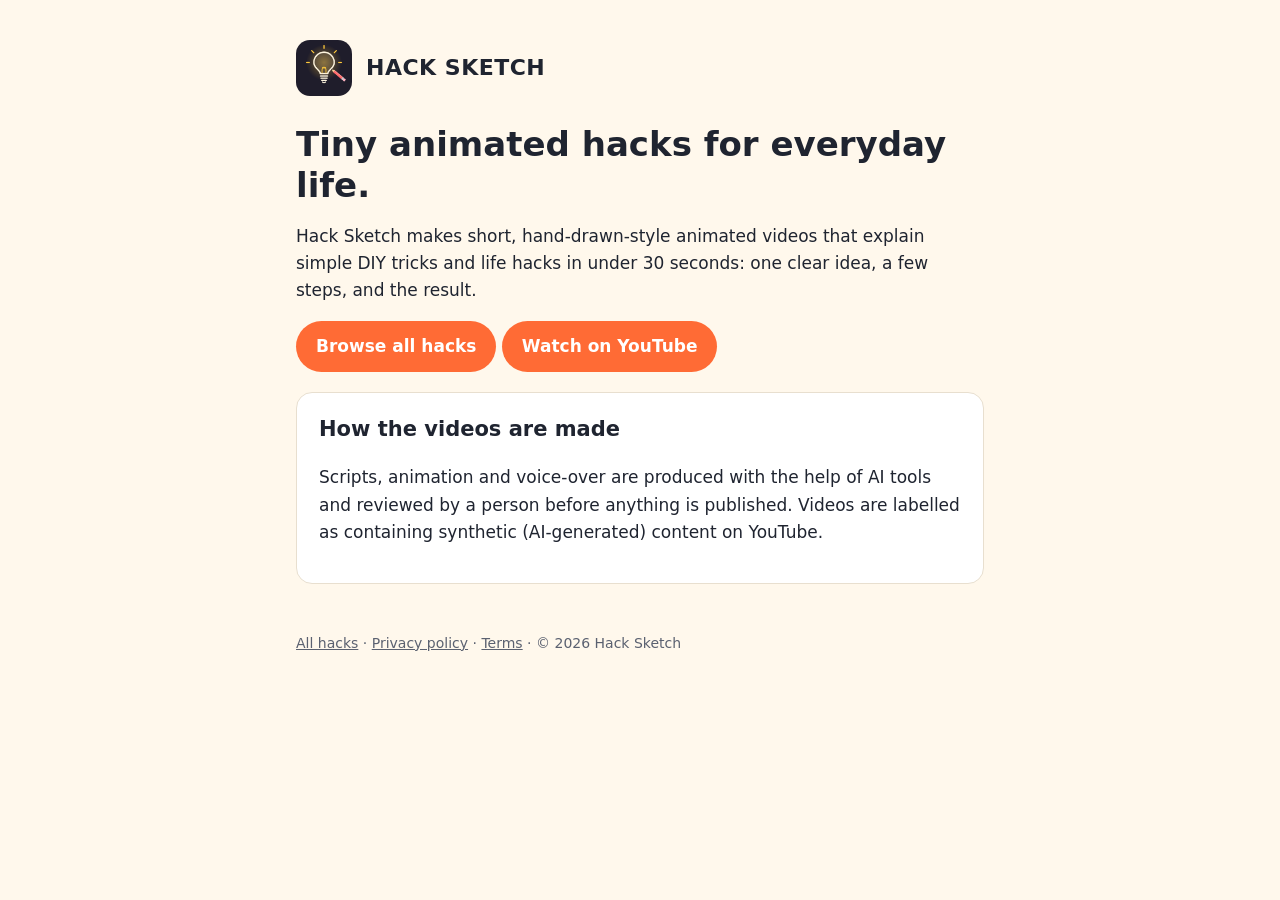
<file: index.html>
<!doctype html><html lang="en"><head><meta charset="utf-8"><meta name="viewport" content="width=device-width,initial-scale=1">
<title>Hack Sketch: Animated DIY and Life Hacks in Under 30 Seconds</title><meta name="description" content="Hack Sketch makes short animated videos that explain simple DIY tricks and everyday life hacks in under 30 seconds.">
<link rel="canonical" href="https://hacksketchyt.github.io/"><link rel="icon" href="logo.png"><link rel="stylesheet" href="style.css">
<script type="application/ld+json">{"@context":"https://schema.org","@type":"Organization","name":"Hack Sketch","url":"https://hacksketchyt.github.io/","logo":"https://hacksketchyt.github.io/logo.png","description":"Short animated videos that explain simple DIY tricks and everyday life hacks in under 30 seconds.","sameAs":["https://www.youtube.com/@hacksketch"]}</script>
</head><body><main>
<header><img src="logo.png" alt="Hack Sketch logo"><a href="./">HACK SKETCH</a></header>
<h1>Tiny animated hacks for everyday life.</h1>
<p>Hack Sketch makes short, hand-drawn-style animated videos that explain simple DIY tricks and life hacks in under 30 seconds: one clear idea, a few steps, and the result.</p>
<p><a class="btn" href="hacks/">Browse all hacks</a> <a class="btn" href="https://www.youtube.com/@hacksketch">Watch on YouTube</a></p>
<div class="card"><h2 style="margin-top:0">How the videos are made</h2>
<p>Scripts, animation and voice-over are produced with the help of AI tools and reviewed by a person before anything is published. Videos are labelled as containing synthetic (AI-generated) content on YouTube.</p></div>
<footer><a href="hacks/">All hacks</a> · <a href="privacy.html">Privacy policy</a> · <a href="terms.html">Terms</a> · © 2026 Hack Sketch</footer>
</main></body></html>
</file>
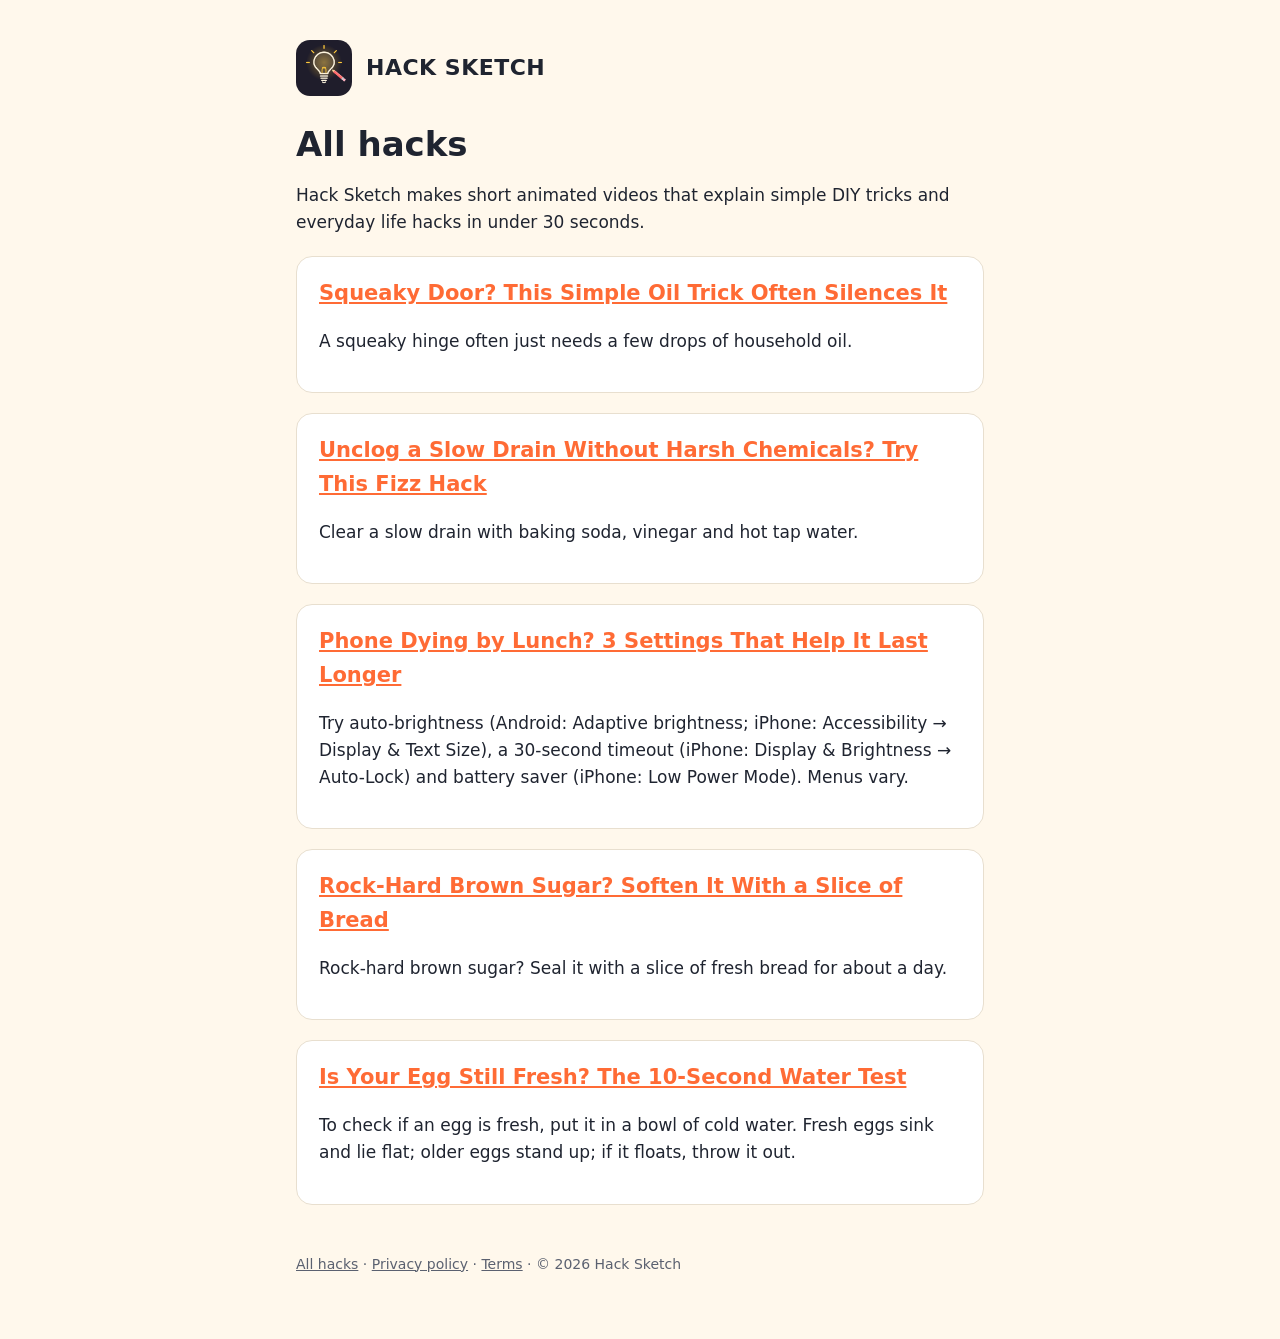
<file: hacks/index.html>
<!doctype html><html lang="en"><head><meta charset="utf-8"><meta name="viewport" content="width=device-width,initial-scale=1"><title>Every Hack Sketch DIY and Life Hack</title><meta name="description" content="Hack Sketch makes short animated videos that explain simple DIY tricks and everyday life hacks in under 30 seconds."><link rel="canonical" href="https://hacksketchyt.github.io/hacks/"><link rel="icon" href="../logo.png"><link rel="stylesheet" href="../style.css"></head><body><main><header><img src="../logo.png" alt="Hack Sketch logo"><a href="../">HACK SKETCH</a></header><h1>All hacks</h1><p>Hack Sketch makes short animated videos that explain simple DIY tricks and everyday life hacks in under 30 seconds.</p><div class="card"><h2 style="margin-top:0"><a href="squeaky-door-this-simple-oil-trick-often-silences-it.html">Squeaky Door? This Simple Oil Trick Often Silences It</a></h2><p>A squeaky hinge often just needs a few drops of household oil.</p></div><div class="card"><h2 style="margin-top:0"><a href="unclog-a-slow-drain-without-harsh-chemicals-try-this-fizz-ha.html">Unclog a Slow Drain Without Harsh Chemicals? Try This Fizz Hack</a></h2><p>Clear a slow drain with baking soda, vinegar and hot tap water.</p></div><div class="card"><h2 style="margin-top:0"><a href="phone-dying-by-lunch-3-settings-that-help-it-last-longer.html">Phone Dying by Lunch? 3 Settings That Help It Last Longer</a></h2><p>Try auto-brightness (Android: Adaptive brightness; iPhone: Accessibility → Display &amp; Text Size), a 30-second timeout (iPhone: Display &amp; Brightness → Auto-Lock) and battery saver (iPhone: Low Power Mode). Menus vary.</p></div><div class="card"><h2 style="margin-top:0"><a href="rock-hard-brown-sugar-soften-it-with-a-slice-of-bread.html">Rock-Hard Brown Sugar? Soften It With a Slice of Bread</a></h2><p>Rock-hard brown sugar? Seal it with a slice of fresh bread for about a day.</p></div><div class="card"><h2 style="margin-top:0"><a href="is-your-egg-still-fresh-the-10-second-water-test.html">Is Your Egg Still Fresh? The 10-Second Water Test</a></h2><p>To check if an egg is fresh, put it in a bowl of cold water. Fresh eggs sink and lie flat; older eggs stand up; if it floats, throw it out.</p></div><footer><a href="../hacks/">All hacks</a> · <a href="../privacy.html">Privacy policy</a> · <a href="../terms.html">Terms</a> · © 2026 Hack Sketch</footer></main></body></html>
</file>
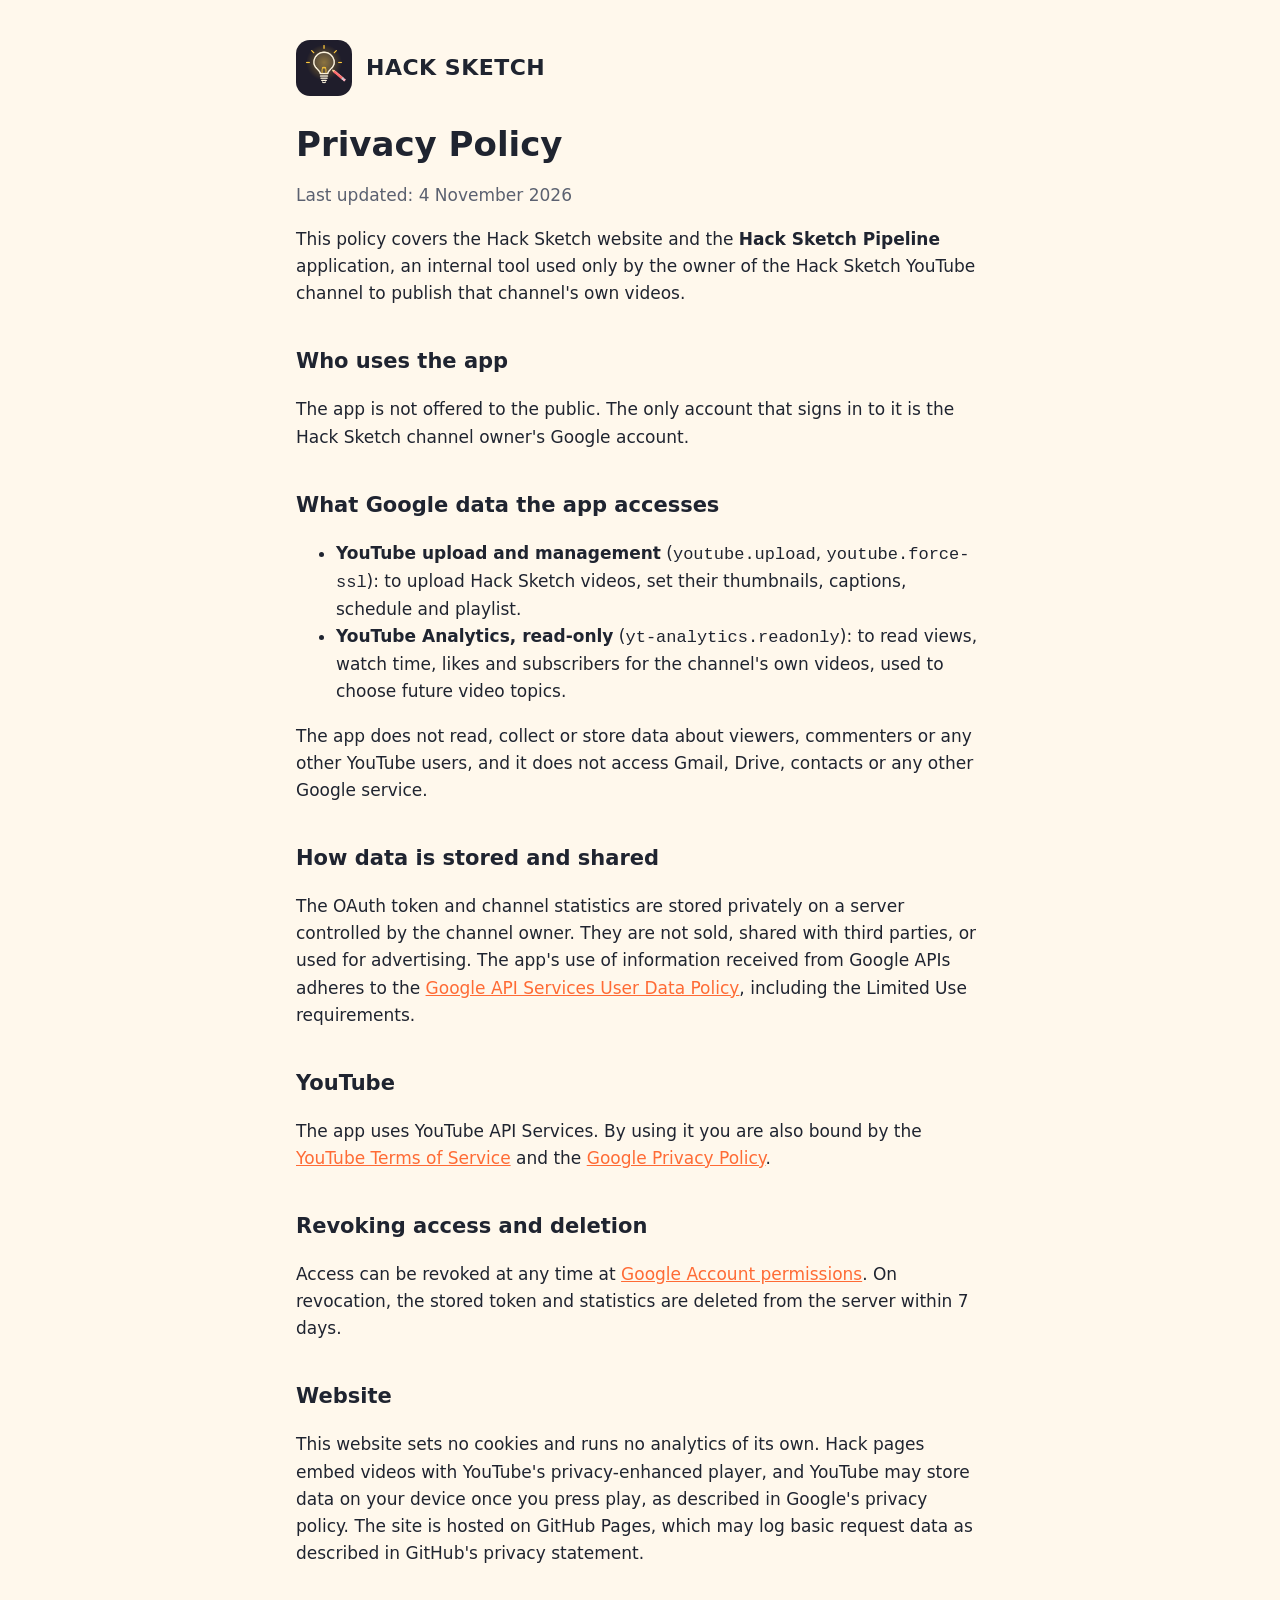
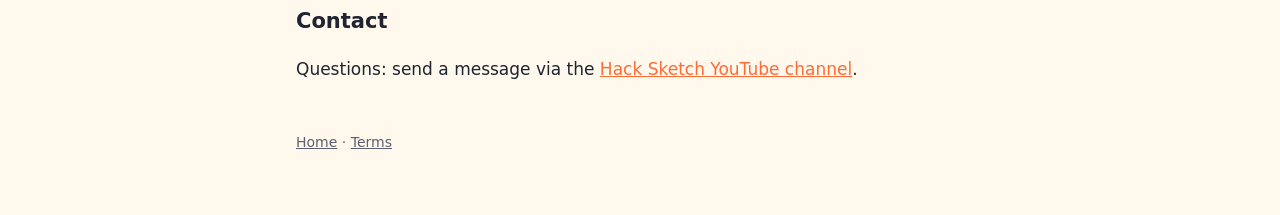
<file: privacy.html>
<!doctype html><html lang="en"><head><meta charset="utf-8"><meta name="viewport" content="width=device-width,initial-scale=1">
<title>Privacy Policy</title><link rel="icon" href="logo.png"><link rel="stylesheet" href="style.css"></head><body><main>
<header><img src="logo.png" alt="Hack Sketch logo"><a href="./">HACK SKETCH</a></header>
<h1>Privacy Policy</h1><p class="muted">Last updated: 4 November 2026</p>
<p>This policy covers the Hack Sketch website and the <strong>Hack Sketch Pipeline</strong> application, an internal tool used only by the owner of the Hack Sketch YouTube channel to publish that channel's own videos.</p>
<h2>Who uses the app</h2>
<p>The app is not offered to the public. The only account that signs in to it is the Hack Sketch channel owner's Google account.</p>
<h2>What Google data the app accesses</h2>
<ul>
<li><strong>YouTube upload and management</strong> (<code>youtube.upload</code>, <code>youtube.force-ssl</code>): to upload Hack Sketch videos, set their thumbnails, captions, schedule and playlist.</li>
<li><strong>YouTube Analytics, read-only</strong> (<code>yt-analytics.readonly</code>): to read views, watch time, likes and subscribers for the channel's own videos, used to choose future video topics.</li>
</ul>
<p>The app does not read, collect or store data about viewers, commenters or any other YouTube users, and it does not access Gmail, Drive, contacts or any other Google service.</p>
<h2>How data is stored and shared</h2>
<p>The OAuth token and channel statistics are stored privately on a server controlled by the channel owner. They are not sold, shared with third parties, or used for advertising. The app's use of information received from Google APIs adheres to the <a href="https://developers.google.com/terms/api-services-user-data-policy">Google API Services User Data Policy</a>, including the Limited Use requirements.</p>
<h2>YouTube</h2>
<p>The app uses YouTube API Services. By using it you are also bound by the <a href="https://www.youtube.com/t/terms">YouTube Terms of Service</a> and the <a href="https://policies.google.com/privacy">Google Privacy Policy</a>.</p>
<h2>Revoking access and deletion</h2>
<p>Access can be revoked at any time at <a href="https://myaccount.google.com/permissions">Google Account permissions</a>. On revocation, the stored token and statistics are deleted from the server within 7 days.</p>
<h2>Website</h2>
<p>This website sets no cookies and runs no analytics of its own. Hack pages embed videos with YouTube's privacy-enhanced player, and YouTube may store data on your device once you press play, as described in Google's privacy policy. The site is hosted on GitHub Pages, which may log basic request data as described in GitHub's privacy statement.</p>
<h2>Contact</h2>
<p>Questions: send a message via the <a href="https://www.youtube.com/@HackSketch/about">Hack Sketch YouTube channel</a>.</p>
<footer><a href="./">Home</a> · <a href="terms.html">Terms</a></footer>
</main></body></html>
</file>
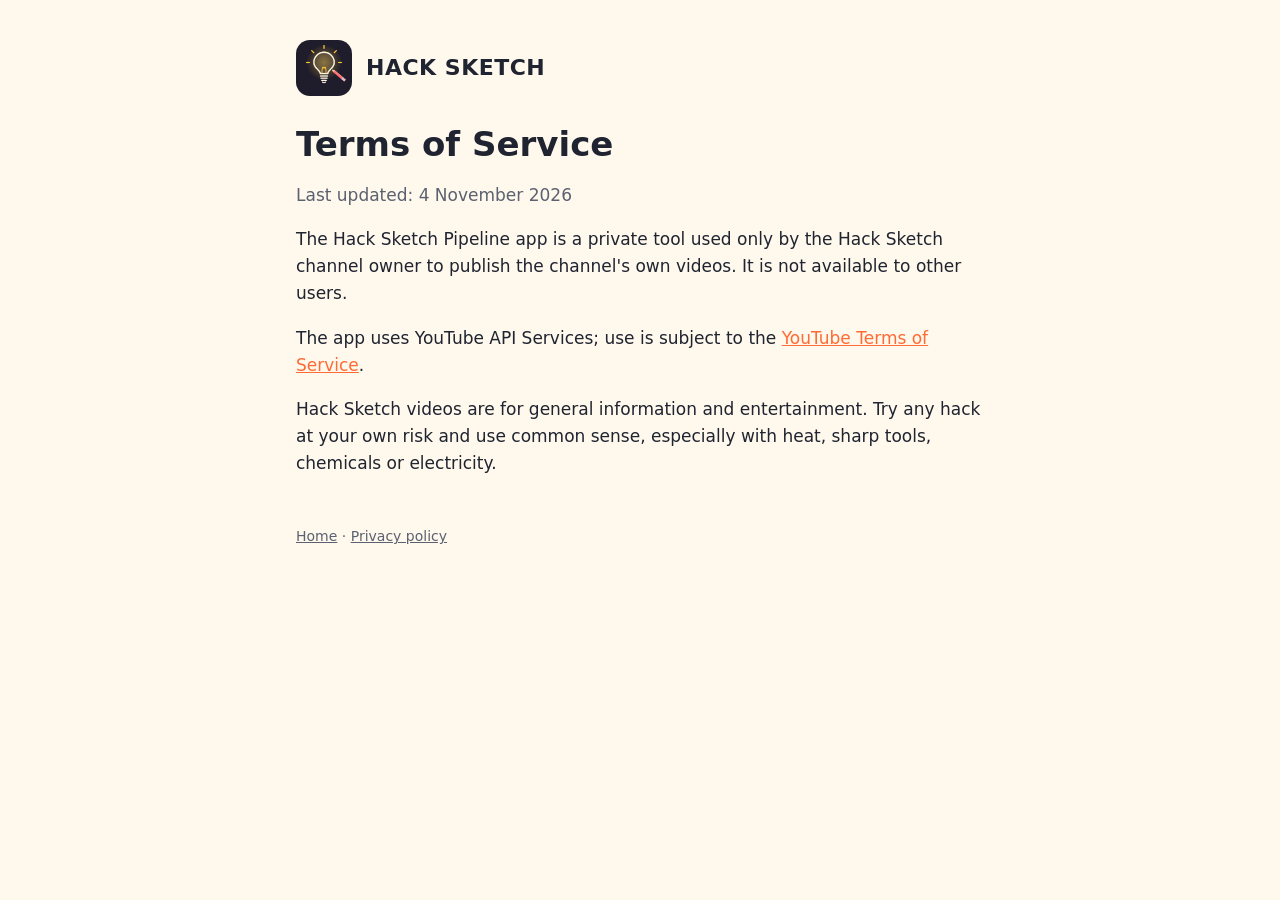
<file: terms.html>
<!doctype html><html lang="en"><head><meta charset="utf-8"><meta name="viewport" content="width=device-width,initial-scale=1">
<title>Terms of Service</title><link rel="icon" href="logo.png"><link rel="stylesheet" href="style.css"></head><body><main>
<header><img src="logo.png" alt="Hack Sketch logo"><a href="./">HACK SKETCH</a></header>
<h1>Terms of Service</h1><p class="muted">Last updated: 4 November 2026</p>
<p>The Hack Sketch Pipeline app is a private tool used only by the Hack Sketch channel owner to publish the channel's own videos. It is not available to other users.</p>
<p>The app uses YouTube API Services; use is subject to the <a href="https://www.youtube.com/t/terms">YouTube Terms of Service</a>.</p>
<p>Hack Sketch videos are for general information and entertainment. Try any hack at your own risk and use common sense, especially with heat, sharp tools, chemicals or electricity.</p>
<footer><a href="./">Home</a> · <a href="privacy.html">Privacy policy</a></footer>
</main></body></html>
</file>
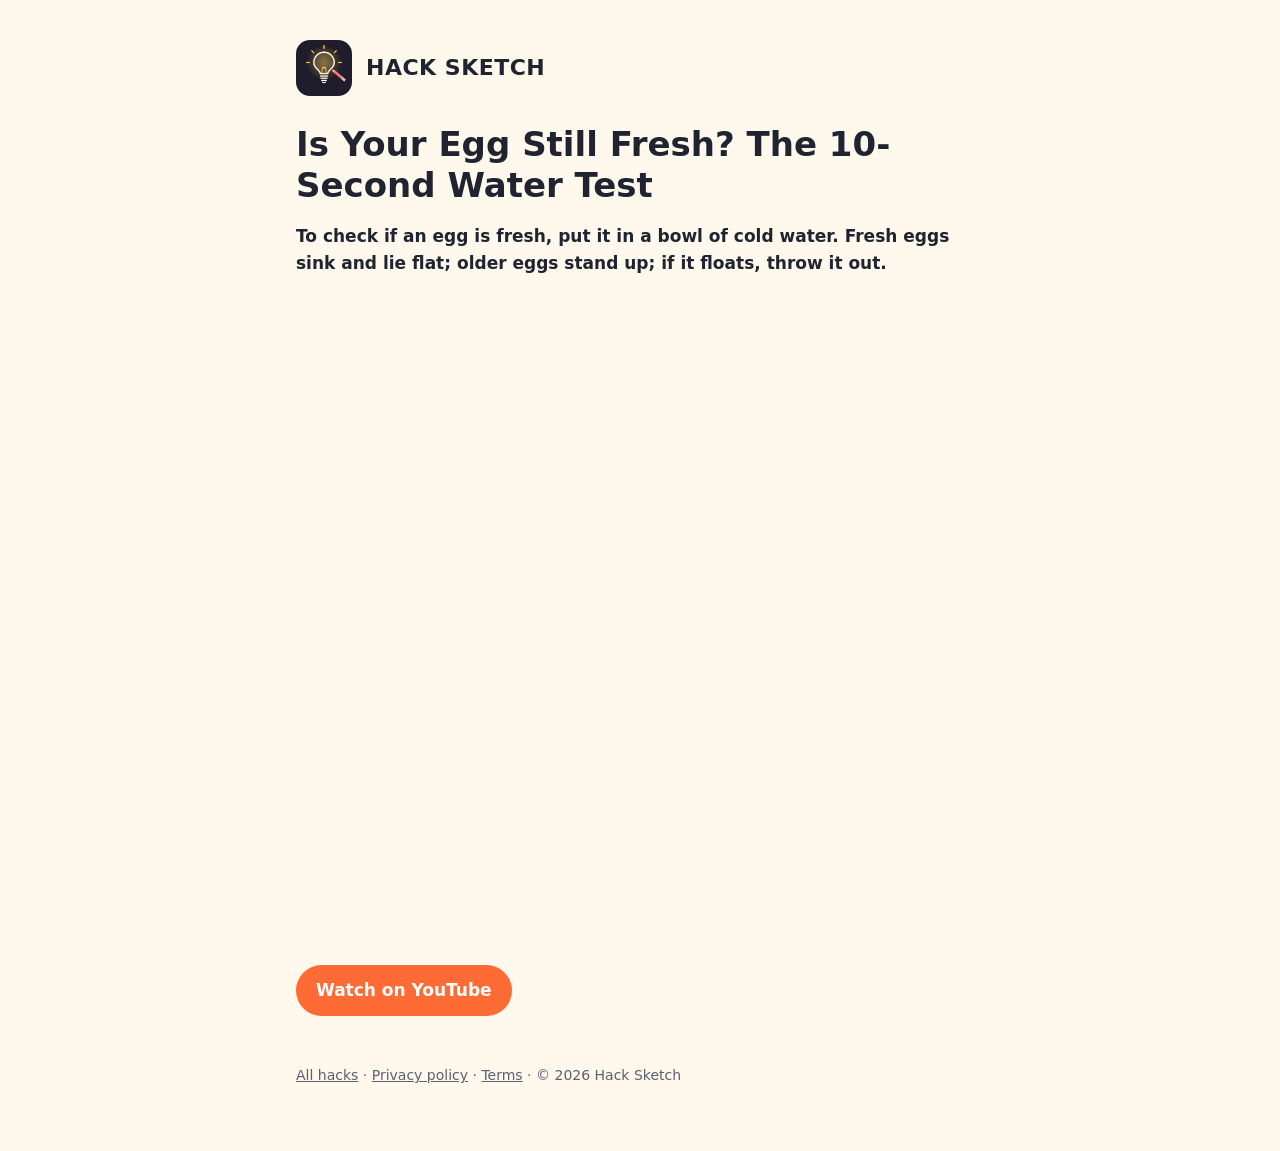
<file: hacks/is-your-egg-still-fresh-the-10-second-water-test.html>
<!doctype html><html lang="en"><head><meta charset="utf-8"><meta name="viewport" content="width=device-width,initial-scale=1"><title>Is Your Egg Still Fresh? The 10-Second Water Test | Hack Sketch</title><meta name="description" content="To check if an egg is fresh, put it in a bowl of cold water. Fresh eggs sink and lie flat; older eggs stand up; if it floats, throw it out."><link rel="canonical" href="https://hacksketchyt.github.io/hacks/is-your-egg-still-fresh-the-10-second-water-test.html"><link rel="icon" href="../logo.png"><link rel="stylesheet" href="../style.css"><script type="application/ld+json">{"@context": "https://schema.org", "@type": "VideoObject", "name": "Is Your Egg Still Fresh? The 10-Second Water Test", "description": "To check if an egg is fresh, put it in a bowl of cold water. Fresh eggs sink and lie flat; older eggs stand up; if it floats, throw it out.", "thumbnailUrl": "https://i.ytimg.com/vi/00sGHKTIuHY/maxresdefault.jpg", "uploadDate": "2026-11-04T06:38:02Z", "duration": "PT27S", "embedUrl": "https://www.youtube-nocookie.com/embed/00sGHKTIuHY", "url": "https://www.youtube.com/watch?v=00sGHKTIuHY", "inLanguage": "en", "publisher": {"@type": "Organization", "name": "Hack Sketch", "url": "https://hacksketchyt.github.io", "sameAs": ["https://www.youtube.com/@hacksketch"]}}</script></head><body><main><header><img src="../logo.png" alt="Hack Sketch logo"><a href="../">HACK SKETCH</a></header><h1>Is Your Egg Still Fresh? The 10-Second Water Test</h1><p><strong>To check if an egg is fresh, put it in a bowl of cold water. Fresh eggs sink and lie flat; older eggs stand up; if it floats, throw it out.</strong></p><div style="max-width:360px;aspect-ratio:9/16;margin:20px 0"><iframe src="https://www.youtube-nocookie.com/embed/00sGHKTIuHY" title="Is Your Egg Still Fresh? The 10-Second Water Test" style="width:100%;height:100%;border:0;border-radius:16px" loading="lazy" allowfullscreen></iframe></div><p><a class="btn" href="https://www.youtube.com/watch?v=00sGHKTIuHY">Watch on YouTube</a></p><footer><a href="../hacks/">All hacks</a> · <a href="../privacy.html">Privacy policy</a> · <a href="../terms.html">Terms</a> · © 2026 Hack Sketch</footer></main></body></html>
</file>
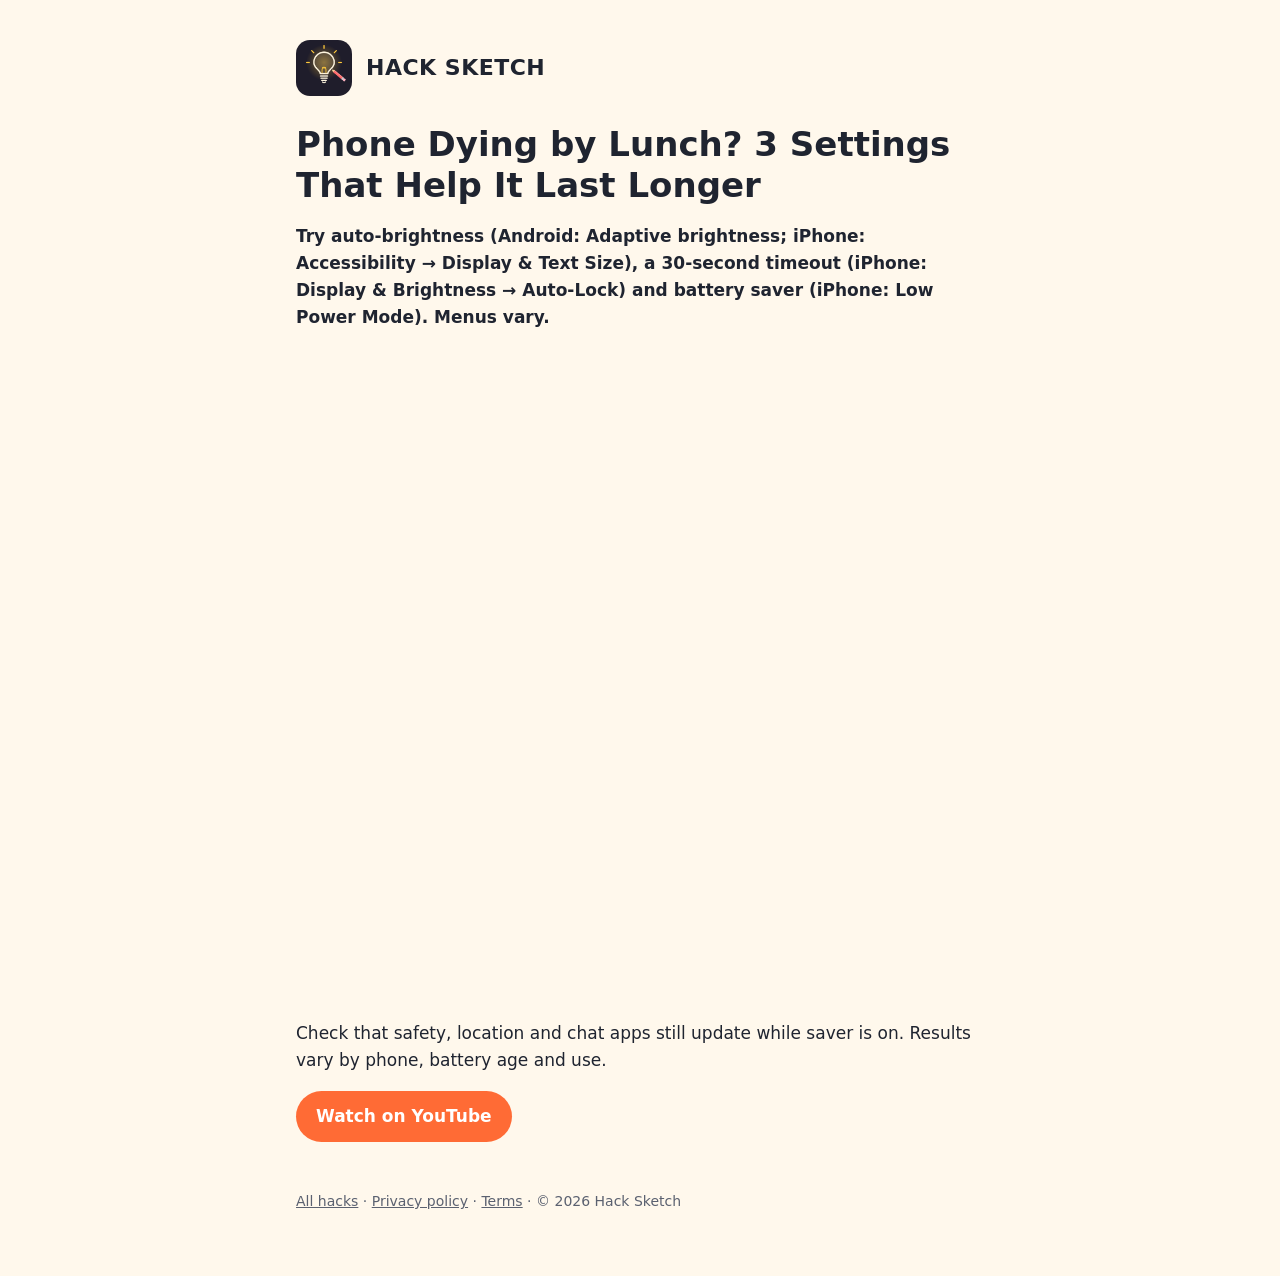
<file: hacks/phone-dying-by-lunch-3-settings-that-help-it-last-longer.html>
<!doctype html><html lang="en"><head><meta charset="utf-8"><meta name="viewport" content="width=device-width,initial-scale=1"><title>Phone Dying by Lunch? 3 Settings That Help It Last Longer | Hack Sketch</title><meta name="description" content="Try auto-brightness (Android: Adaptive brightness; iPhone: Accessibility → Display &amp; Text Size), a 30-second timeout (iPhone: Display &amp; Brightness → Auto-L"><link rel="canonical" href="https://hacksketchyt.github.io/hacks/phone-dying-by-lunch-3-settings-that-help-it-last-longer.html"><link rel="icon" href="../logo.png"><link rel="stylesheet" href="../style.css"><script type="application/ld+json">{"@context": "https://schema.org", "@type": "VideoObject", "name": "Phone Dying by Lunch? 3 Settings That Help It Last Longer", "description": "Try auto-brightness (Android: Adaptive brightness; iPhone: Accessibility → Display & Text Size), a 30-second timeout (iPhone: Display & Brightness → Auto-Lock) and battery saver (iPhone: Low Power Mode). Menus vary.\nCheck that safety, location and chat apps still update while saver is on. Results vary by phone, battery age and use.", "thumbnailUrl": "https://i.ytimg.com/vi/q784BHqIvLU/maxresdefault.jpg", "uploadDate": "2026-11-05T09:57:42Z", "duration": "PT28S", "embedUrl": "https://www.youtube-nocookie.com/embed/q784BHqIvLU", "url": "https://www.youtube.com/watch?v=q784BHqIvLU", "inLanguage": "en", "publisher": {"@type": "Organization", "name": "Hack Sketch", "url": "https://hacksketchyt.github.io", "sameAs": ["https://www.youtube.com/@hacksketch"]}}</script></head><body><main><header><img src="../logo.png" alt="Hack Sketch logo"><a href="../">HACK SKETCH</a></header><h1>Phone Dying by Lunch? 3 Settings That Help It Last Longer</h1><p><strong>Try auto-brightness (Android: Adaptive brightness; iPhone: Accessibility → Display &amp; Text Size), a 30-second timeout (iPhone: Display &amp; Brightness → Auto-Lock) and battery saver (iPhone: Low Power Mode). Menus vary.</strong></p><div style="max-width:360px;aspect-ratio:9/16;margin:20px 0"><iframe src="https://www.youtube-nocookie.com/embed/q784BHqIvLU" title="Phone Dying by Lunch? 3 Settings That Help It Last Longer" style="width:100%;height:100%;border:0;border-radius:16px" loading="lazy" allowfullscreen></iframe></div><p>Check that safety, location and chat apps still update while saver is on. Results vary by phone, battery age and use.</p><p><a class="btn" href="https://www.youtube.com/watch?v=q784BHqIvLU">Watch on YouTube</a></p><footer><a href="../hacks/">All hacks</a> · <a href="../privacy.html">Privacy policy</a> · <a href="../terms.html">Terms</a> · © 2026 Hack Sketch</footer></main></body></html>
</file>
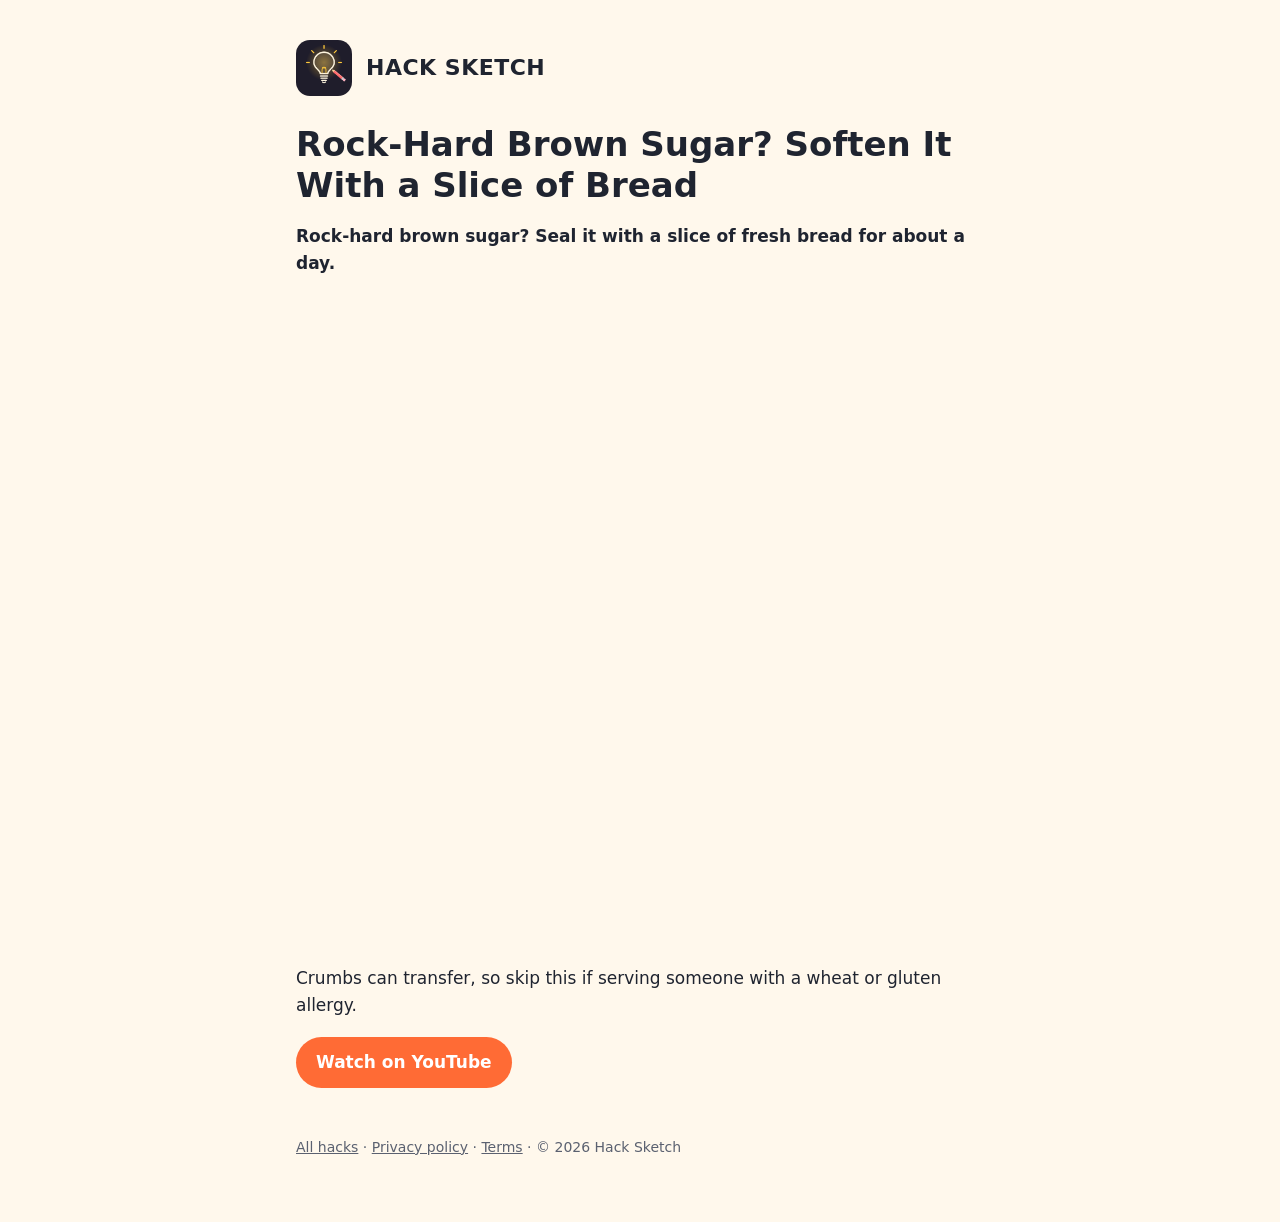
<file: hacks/rock-hard-brown-sugar-soften-it-with-a-slice-of-bread.html>
<!doctype html><html lang="en"><head><meta charset="utf-8"><meta name="viewport" content="width=device-width,initial-scale=1"><title>Rock-Hard Brown Sugar? Soften It With a Slice of Bread | Hack Sketch</title><meta name="description" content="Rock-hard brown sugar? Seal it with a slice of fresh bread for about a day."><link rel="canonical" href="https://hacksketchyt.github.io/hacks/rock-hard-brown-sugar-soften-it-with-a-slice-of-bread.html"><link rel="icon" href="../logo.png"><link rel="stylesheet" href="../style.css"><script type="application/ld+json">{"@context": "https://schema.org", "@type": "VideoObject", "name": "Rock-Hard Brown Sugar? Soften It With a Slice of Bread", "description": "Rock-hard brown sugar? Seal it with a slice of fresh bread for about a day.\nCrumbs can transfer, so skip this if serving someone with a wheat or gluten allergy.", "thumbnailUrl": "https://i.ytimg.com/vi/Qn-T2fdnQ-g/maxresdefault.jpg", "uploadDate": "2026-11-05T01:00:19Z", "duration": "PT25S", "embedUrl": "https://www.youtube-nocookie.com/embed/Qn-T2fdnQ-g", "url": "https://www.youtube.com/watch?v=Qn-T2fdnQ-g", "inLanguage": "en", "publisher": {"@type": "Organization", "name": "Hack Sketch", "url": "https://hacksketchyt.github.io", "sameAs": ["https://www.youtube.com/@hacksketch"]}}</script></head><body><main><header><img src="../logo.png" alt="Hack Sketch logo"><a href="../">HACK SKETCH</a></header><h1>Rock-Hard Brown Sugar? Soften It With a Slice of Bread</h1><p><strong>Rock-hard brown sugar? Seal it with a slice of fresh bread for about a day.</strong></p><div style="max-width:360px;aspect-ratio:9/16;margin:20px 0"><iframe src="https://www.youtube-nocookie.com/embed/Qn-T2fdnQ-g" title="Rock-Hard Brown Sugar? Soften It With a Slice of Bread" style="width:100%;height:100%;border:0;border-radius:16px" loading="lazy" allowfullscreen></iframe></div><p>Crumbs can transfer, so skip this if serving someone with a wheat or gluten allergy.</p><p><a class="btn" href="https://www.youtube.com/watch?v=Qn-T2fdnQ-g">Watch on YouTube</a></p><footer><a href="../hacks/">All hacks</a> · <a href="../privacy.html">Privacy policy</a> · <a href="../terms.html">Terms</a> · © 2026 Hack Sketch</footer></main></body></html>
</file>
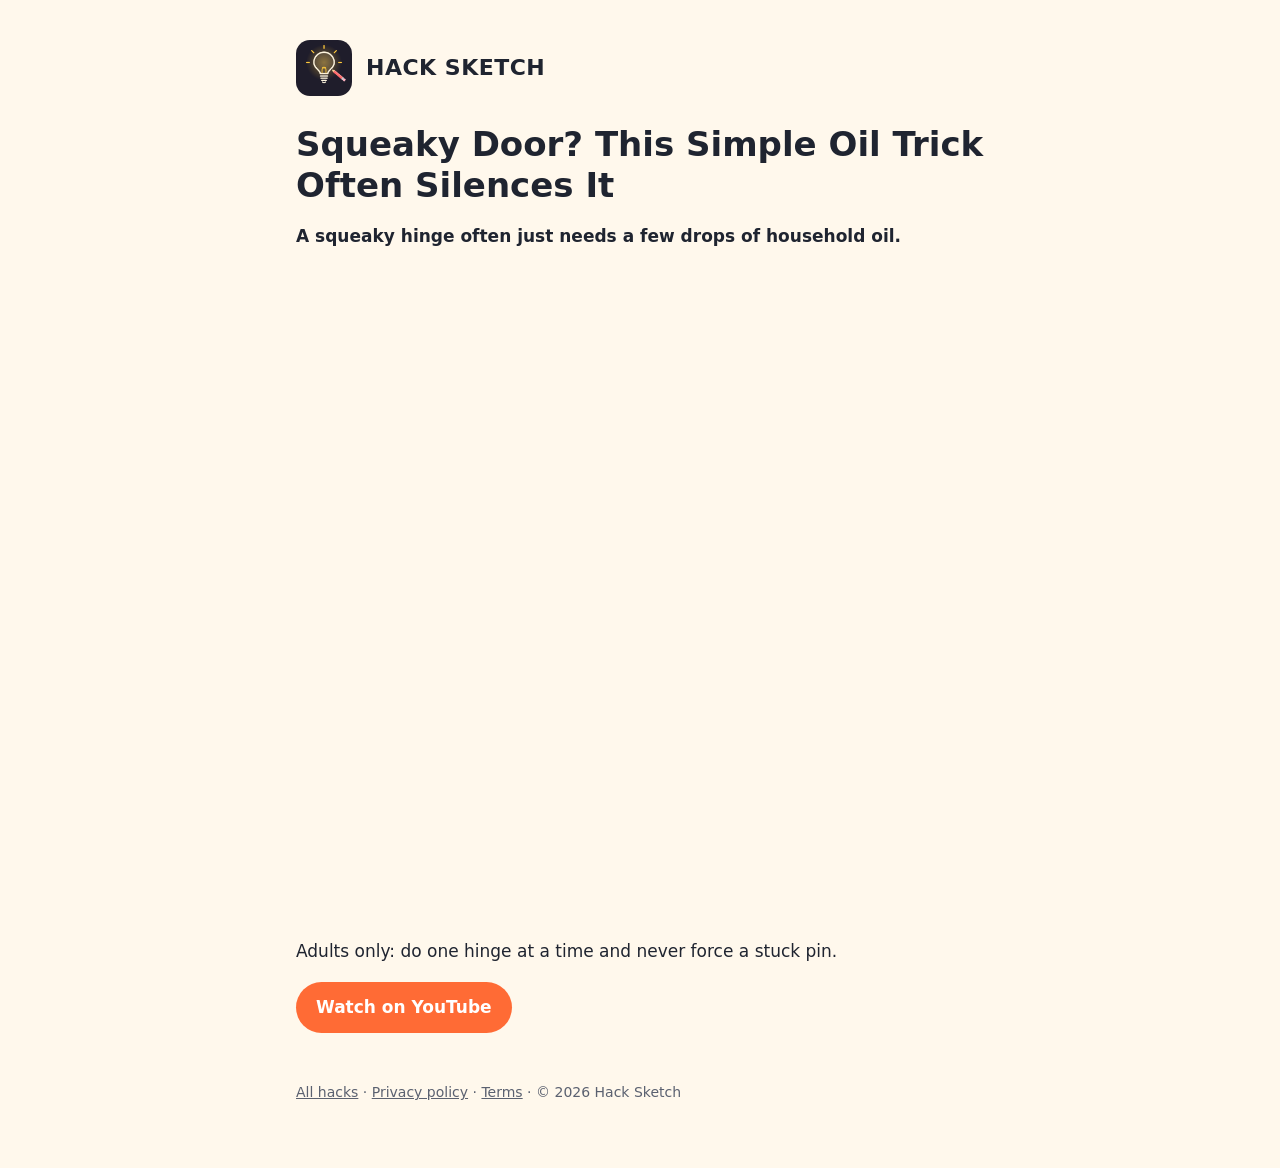
<file: hacks/squeaky-door-this-simple-oil-trick-often-silences-it.html>
<!doctype html><html lang="en"><head><meta charset="utf-8"><meta name="viewport" content="width=device-width,initial-scale=1"><title>Squeaky Door? This Simple Oil Trick Often Silences It | Hack Sketch</title><meta name="description" content="A squeaky hinge often just needs a few drops of household oil."><link rel="canonical" href="https://hacksketchyt.github.io/hacks/squeaky-door-this-simple-oil-trick-often-silences-it.html"><link rel="icon" href="../logo.png"><link rel="stylesheet" href="../style.css"><script type="application/ld+json">{"@context": "https://schema.org", "@type": "VideoObject", "name": "Squeaky Door? This Simple Oil Trick Often Silences It", "description": "A squeaky hinge often just needs a few drops of household oil.\nAdults only: do one hinge at a time and never force a stuck pin.", "thumbnailUrl": "https://i.ytimg.com/vi/vfpIL7s-KfE/maxresdefault.jpg", "uploadDate": "2026-11-06T01:00:15Z", "duration": "PT29S", "embedUrl": "https://www.youtube-nocookie.com/embed/vfpIL7s-KfE", "url": "https://www.youtube.com/watch?v=vfpIL7s-KfE", "inLanguage": "en", "publisher": {"@type": "Organization", "name": "Hack Sketch", "url": "https://hacksketchyt.github.io", "sameAs": ["https://www.youtube.com/@hacksketch"]}}</script></head><body><main><header><img src="../logo.png" alt="Hack Sketch logo"><a href="../">HACK SKETCH</a></header><h1>Squeaky Door? This Simple Oil Trick Often Silences It</h1><p><strong>A squeaky hinge often just needs a few drops of household oil.</strong></p><div style="max-width:360px;aspect-ratio:9/16;margin:20px 0"><iframe src="https://www.youtube-nocookie.com/embed/vfpIL7s-KfE" title="Squeaky Door? This Simple Oil Trick Often Silences It" style="width:100%;height:100%;border:0;border-radius:16px" loading="lazy" allowfullscreen></iframe></div><p>Adults only: do one hinge at a time and never force a stuck pin.</p><p><a class="btn" href="https://www.youtube.com/watch?v=vfpIL7s-KfE">Watch on YouTube</a></p><footer><a href="../hacks/">All hacks</a> · <a href="../privacy.html">Privacy policy</a> · <a href="../terms.html">Terms</a> · © 2026 Hack Sketch</footer></main></body></html>
</file>
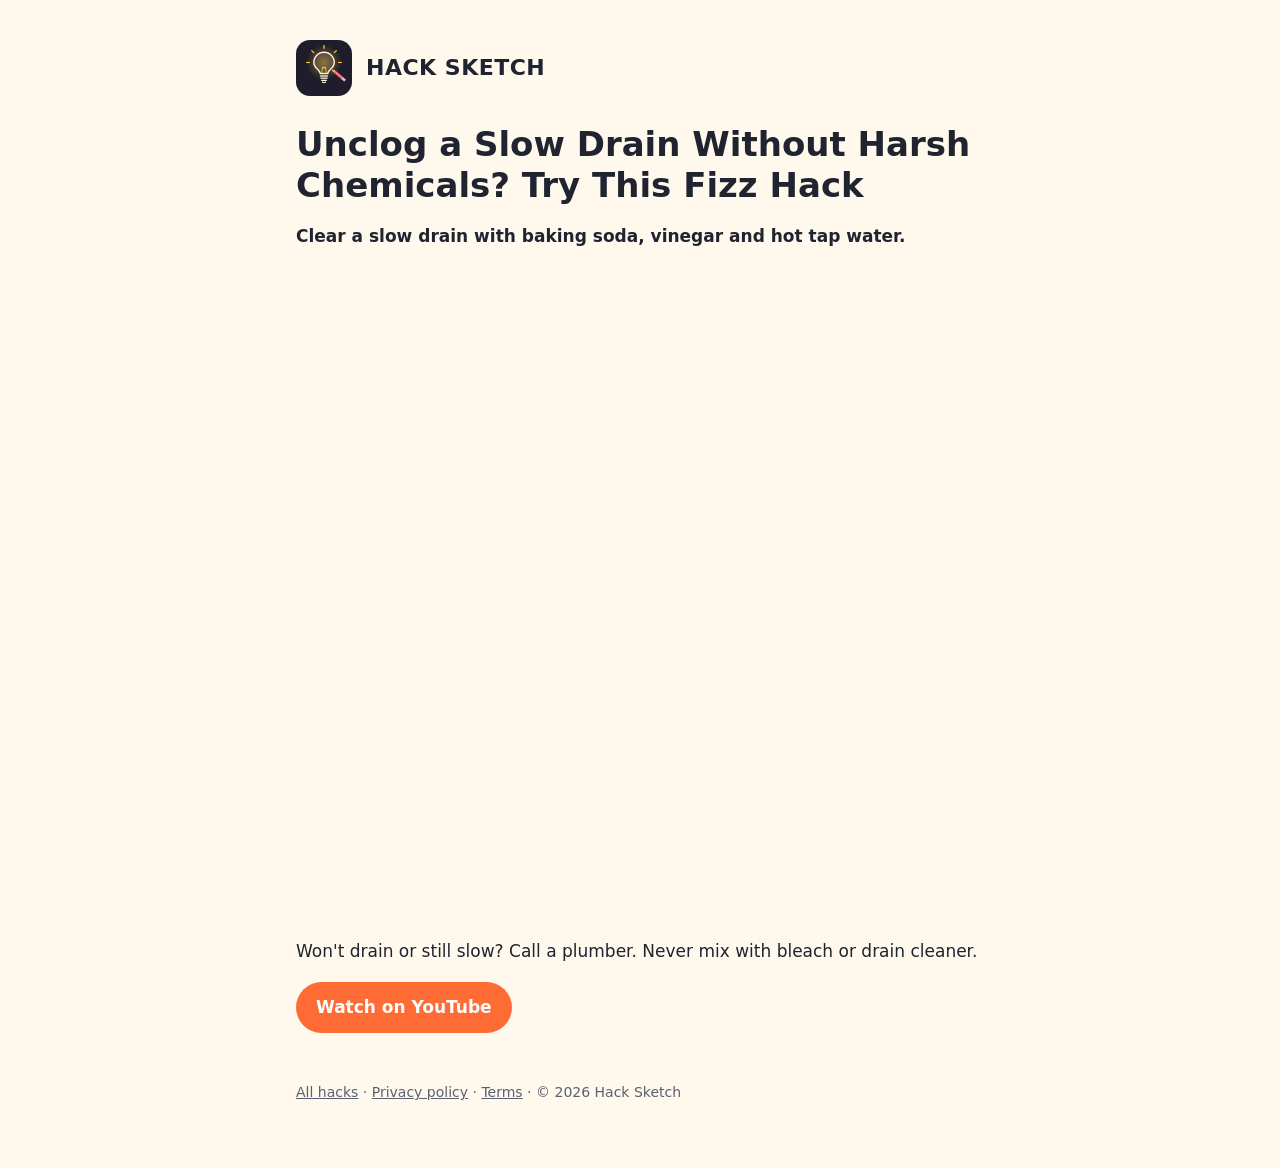
<file: hacks/unclog-a-slow-drain-without-harsh-chemicals-try-this-fizz-ha.html>
<!doctype html><html lang="en"><head><meta charset="utf-8"><meta name="viewport" content="width=device-width,initial-scale=1"><title>Unclog a Slow Drain Without Harsh Chemicals? Try This Fizz Hack | Hack Sketch</title><meta name="description" content="Clear a slow drain with baking soda, vinegar and hot tap water."><link rel="canonical" href="https://hacksketchyt.github.io/hacks/unclog-a-slow-drain-without-harsh-chemicals-try-this-fizz-ha.html"><link rel="icon" href="../logo.png"><link rel="stylesheet" href="../style.css"><script type="application/ld+json">{"@context": "https://schema.org", "@type": "VideoObject", "name": "Unclog a Slow Drain Without Harsh Chemicals? Try This Fizz Hack", "description": "Clear a slow drain with baking soda, vinegar and hot tap water.\nWon't drain or still slow? Call a plumber. Never mix with bleach or drain cleaner.", "thumbnailUrl": "https://i.ytimg.com/vi/6Chh0ZX8TfE/maxresdefault.jpg", "uploadDate": "2026-11-05T18:23:05Z", "duration": "PT26S", "embedUrl": "https://www.youtube-nocookie.com/embed/6Chh0ZX8TfE", "url": "https://www.youtube.com/watch?v=6Chh0ZX8TfE", "inLanguage": "en", "publisher": {"@type": "Organization", "name": "Hack Sketch", "url": "https://hacksketchyt.github.io", "sameAs": ["https://www.youtube.com/@hacksketch"]}}</script></head><body><main><header><img src="../logo.png" alt="Hack Sketch logo"><a href="../">HACK SKETCH</a></header><h1>Unclog a Slow Drain Without Harsh Chemicals? Try This Fizz Hack</h1><p><strong>Clear a slow drain with baking soda, vinegar and hot tap water.</strong></p><div style="max-width:360px;aspect-ratio:9/16;margin:20px 0"><iframe src="https://www.youtube-nocookie.com/embed/6Chh0ZX8TfE" title="Unclog a Slow Drain Without Harsh Chemicals? Try This Fizz Hack" style="width:100%;height:100%;border:0;border-radius:16px" loading="lazy" allowfullscreen></iframe></div><p>Won&#x27;t drain or still slow? Call a plumber. Never mix with bleach or drain cleaner.</p><p><a class="btn" href="https://www.youtube.com/watch?v=6Chh0ZX8TfE">Watch on YouTube</a></p><footer><a href="../hacks/">All hacks</a> · <a href="../privacy.html">Privacy policy</a> · <a href="../terms.html">Terms</a> · © 2026 Hack Sketch</footer></main></body></html>
</file>
<file: style.css>
:root{--bg:#FFF8EC;--text:#1F2430;--muted:#5B6170;--accent:#FF6B35;--card:#fff;--line:#E8DFCF}
@media (prefers-color-scheme:dark){:root{--bg:#171A21;--text:#F2EEE6;--muted:#A9AFBC;--card:#20242D;--line:#2E3340}}
*{box-sizing:border-box}body{margin:0;background:var(--bg);color:var(--text);font:17px/1.6 system-ui,-apple-system,Segoe UI,Roboto,sans-serif}
main{max-width:720px;margin:0 auto;padding:40px 16px 64px}
header{display:flex;align-items:center;gap:14px;margin-bottom:28px}header img{width:56px;height:56px;border-radius:14px}
header a{color:inherit;text-decoration:none;font-weight:800;font-size:22px;letter-spacing:.5px}
h1{font-size:34px;line-height:1.2;margin:.2em 0 .4em}h2{font-size:21px;margin-top:1.8em}
a{color:var(--accent)}.muted{color:var(--muted)}
.card{background:var(--card);border:1px solid var(--line);border-radius:16px;padding:20px 22px;margin:20px 0}
.btn{display:inline-block;background:var(--accent);color:#fff;text-decoration:none;font-weight:700;padding:12px 20px;border-radius:999px}
footer{margin-top:48px;font-size:14px;color:var(--muted)}footer a{color:inherit}
</file>
